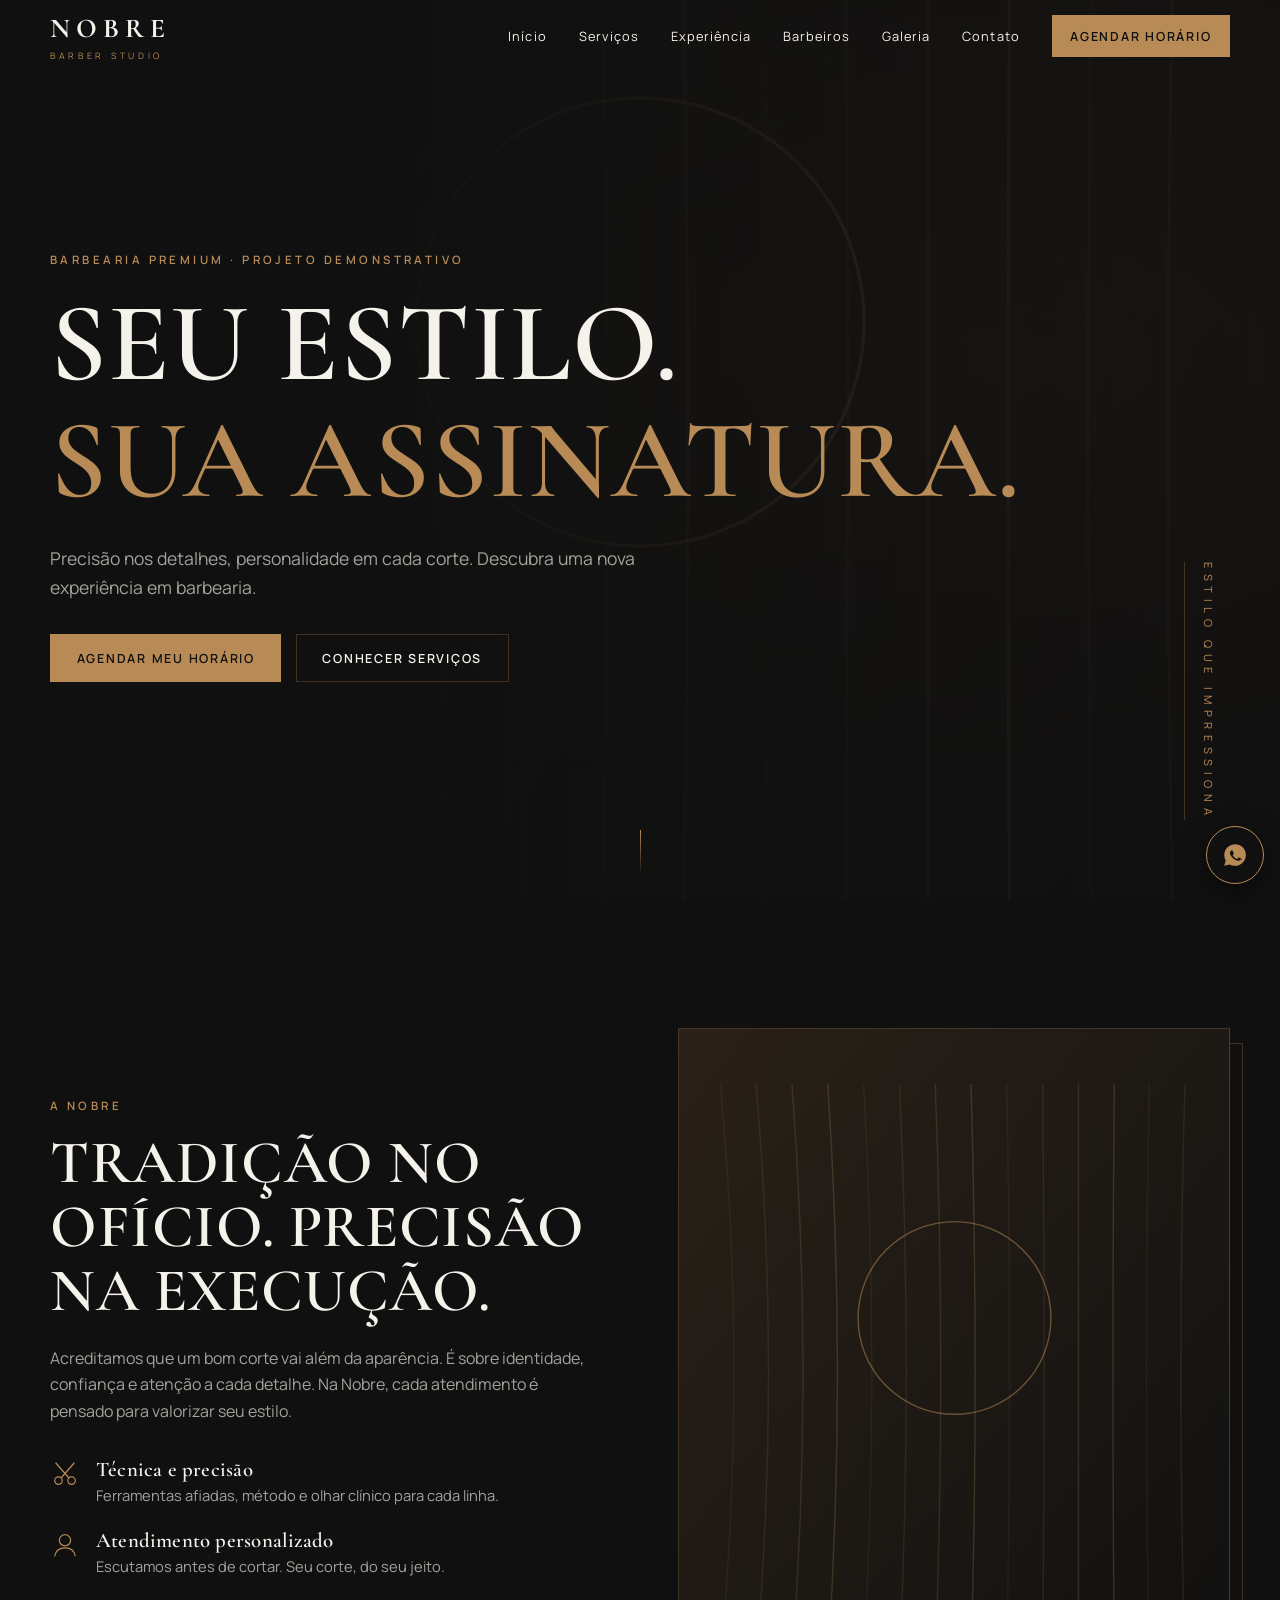
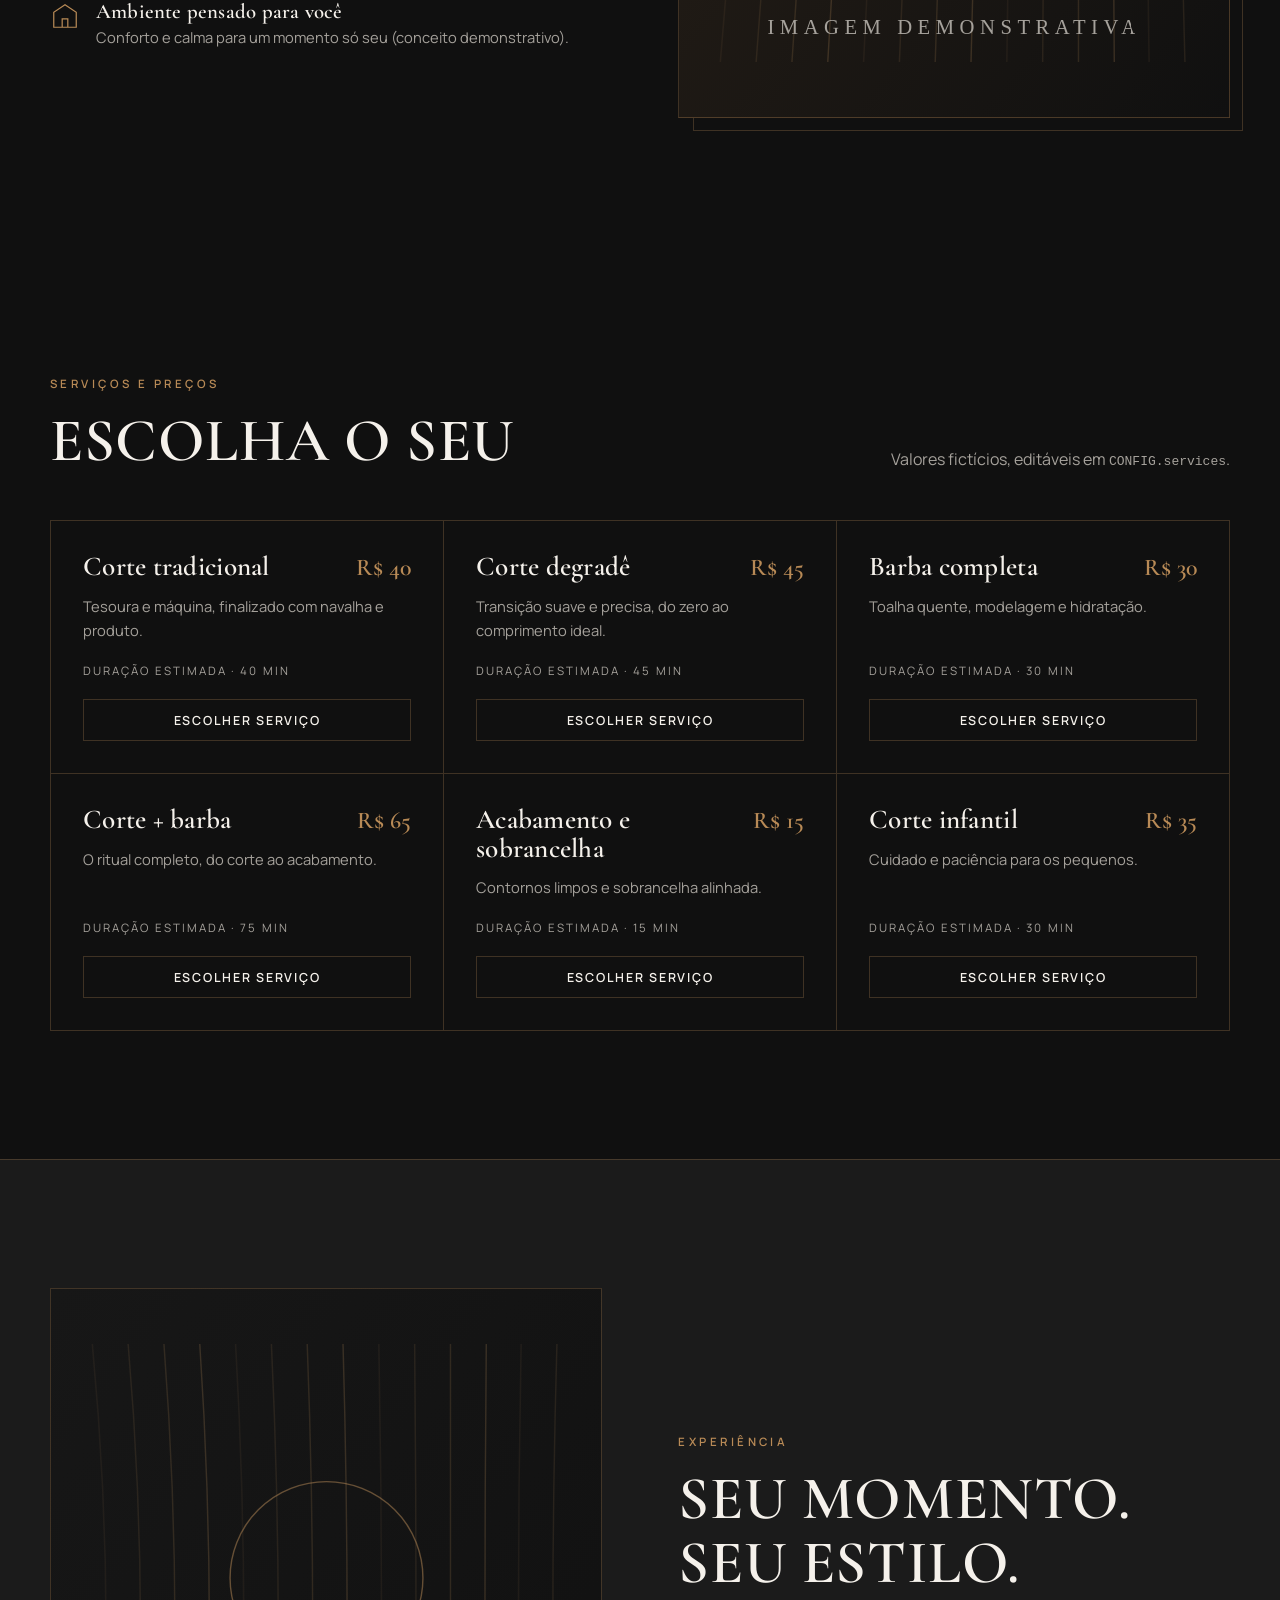
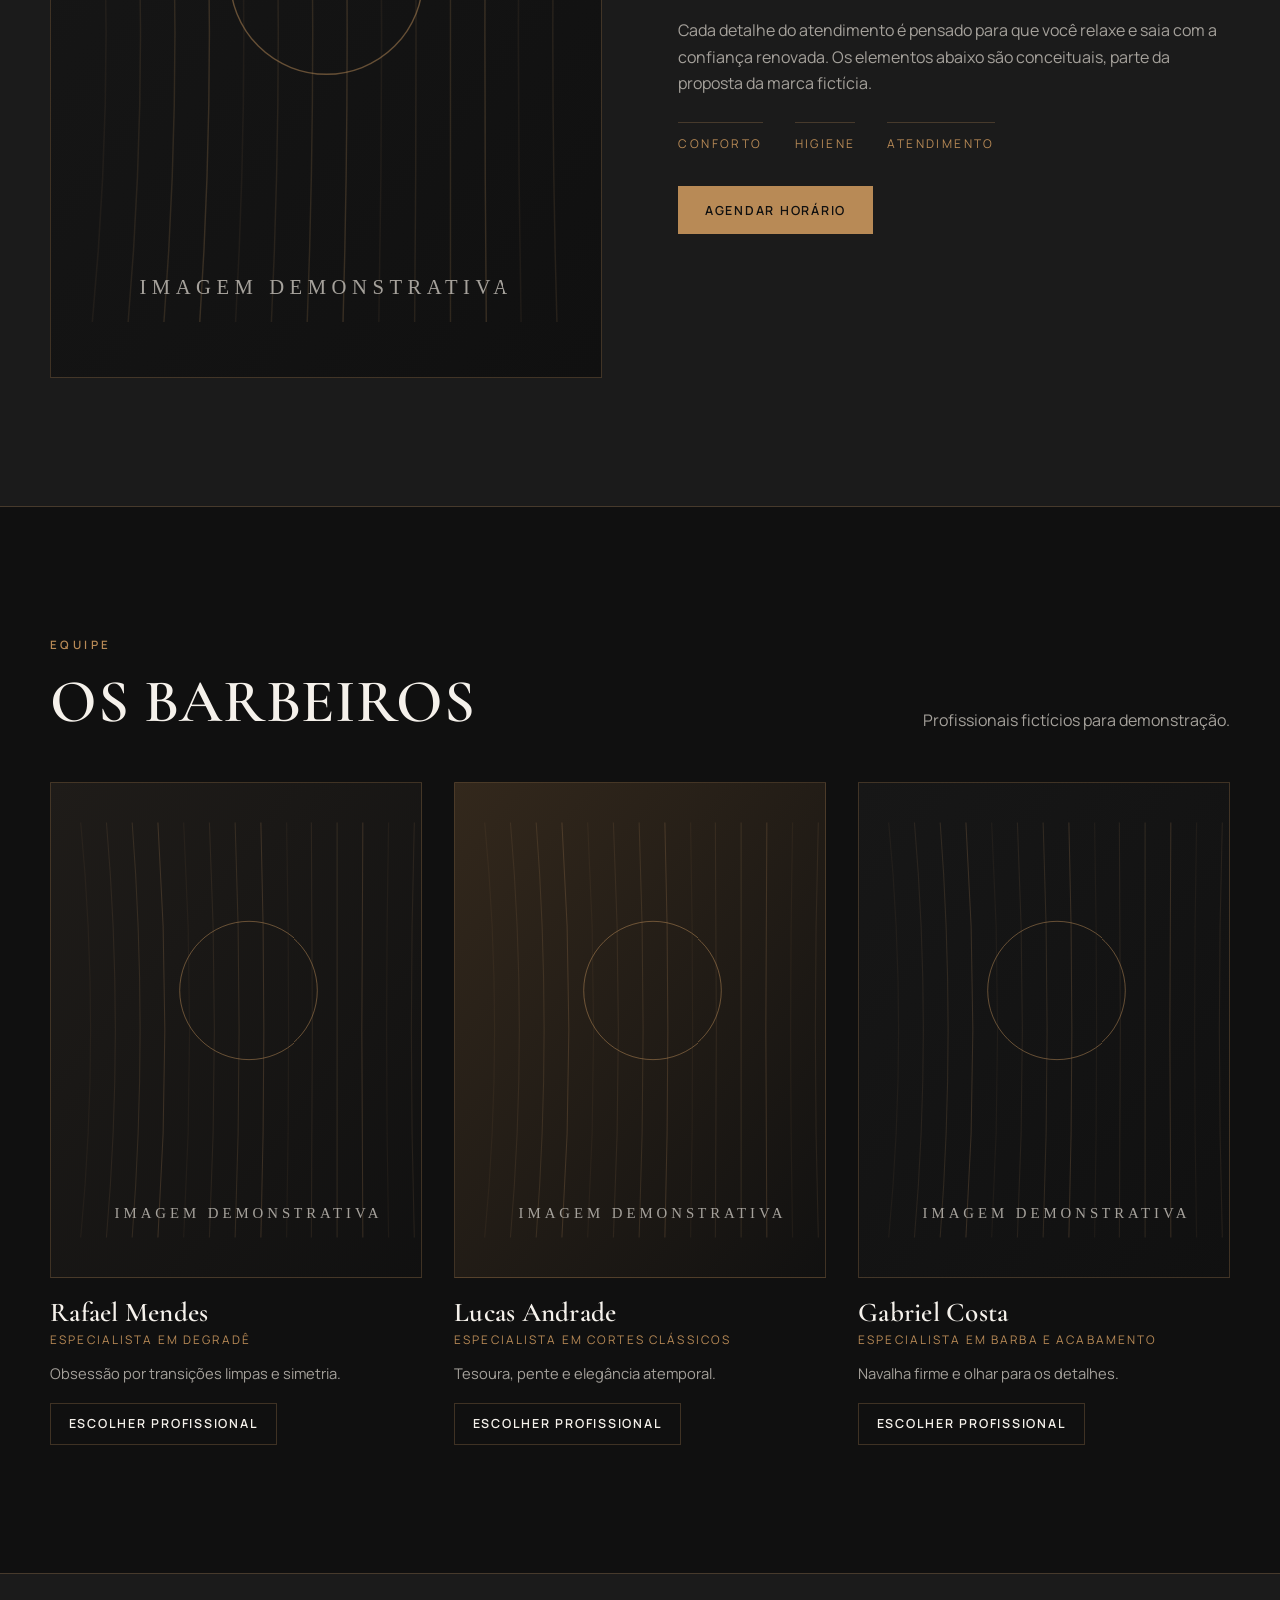
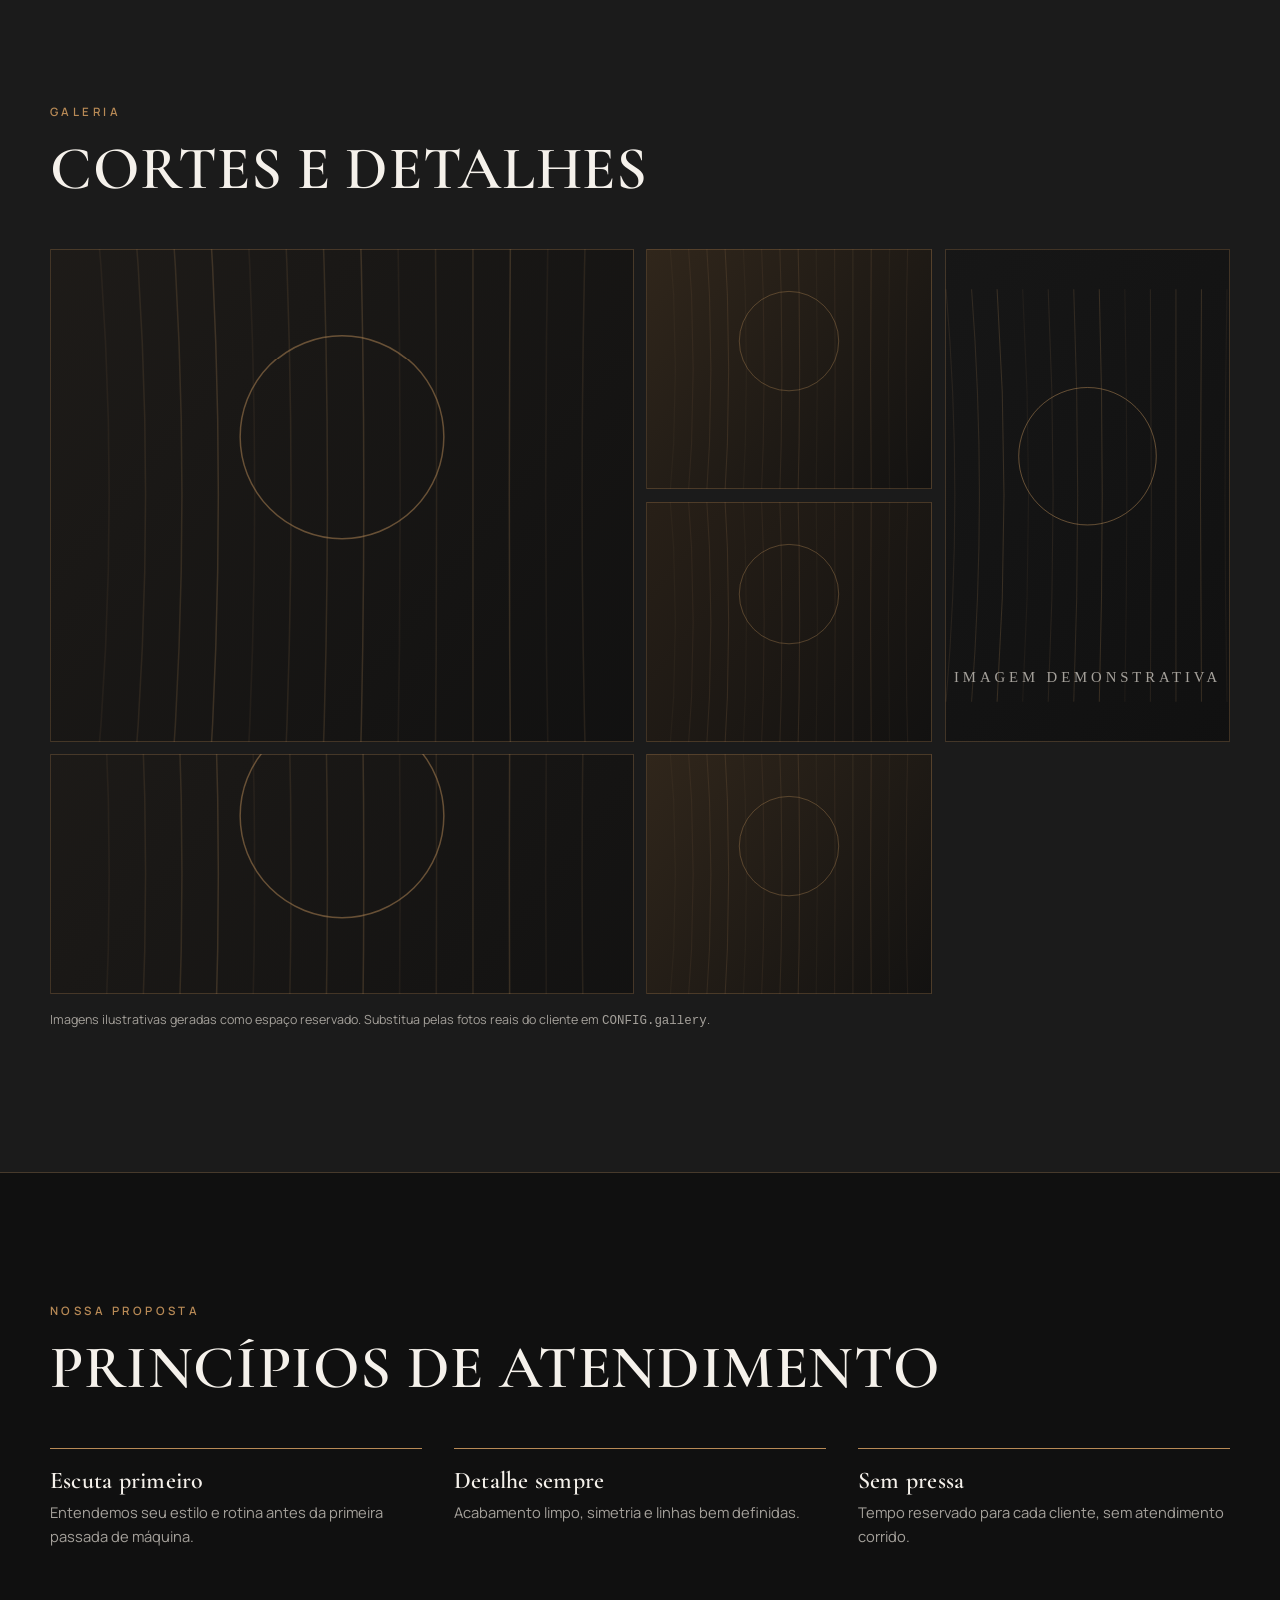
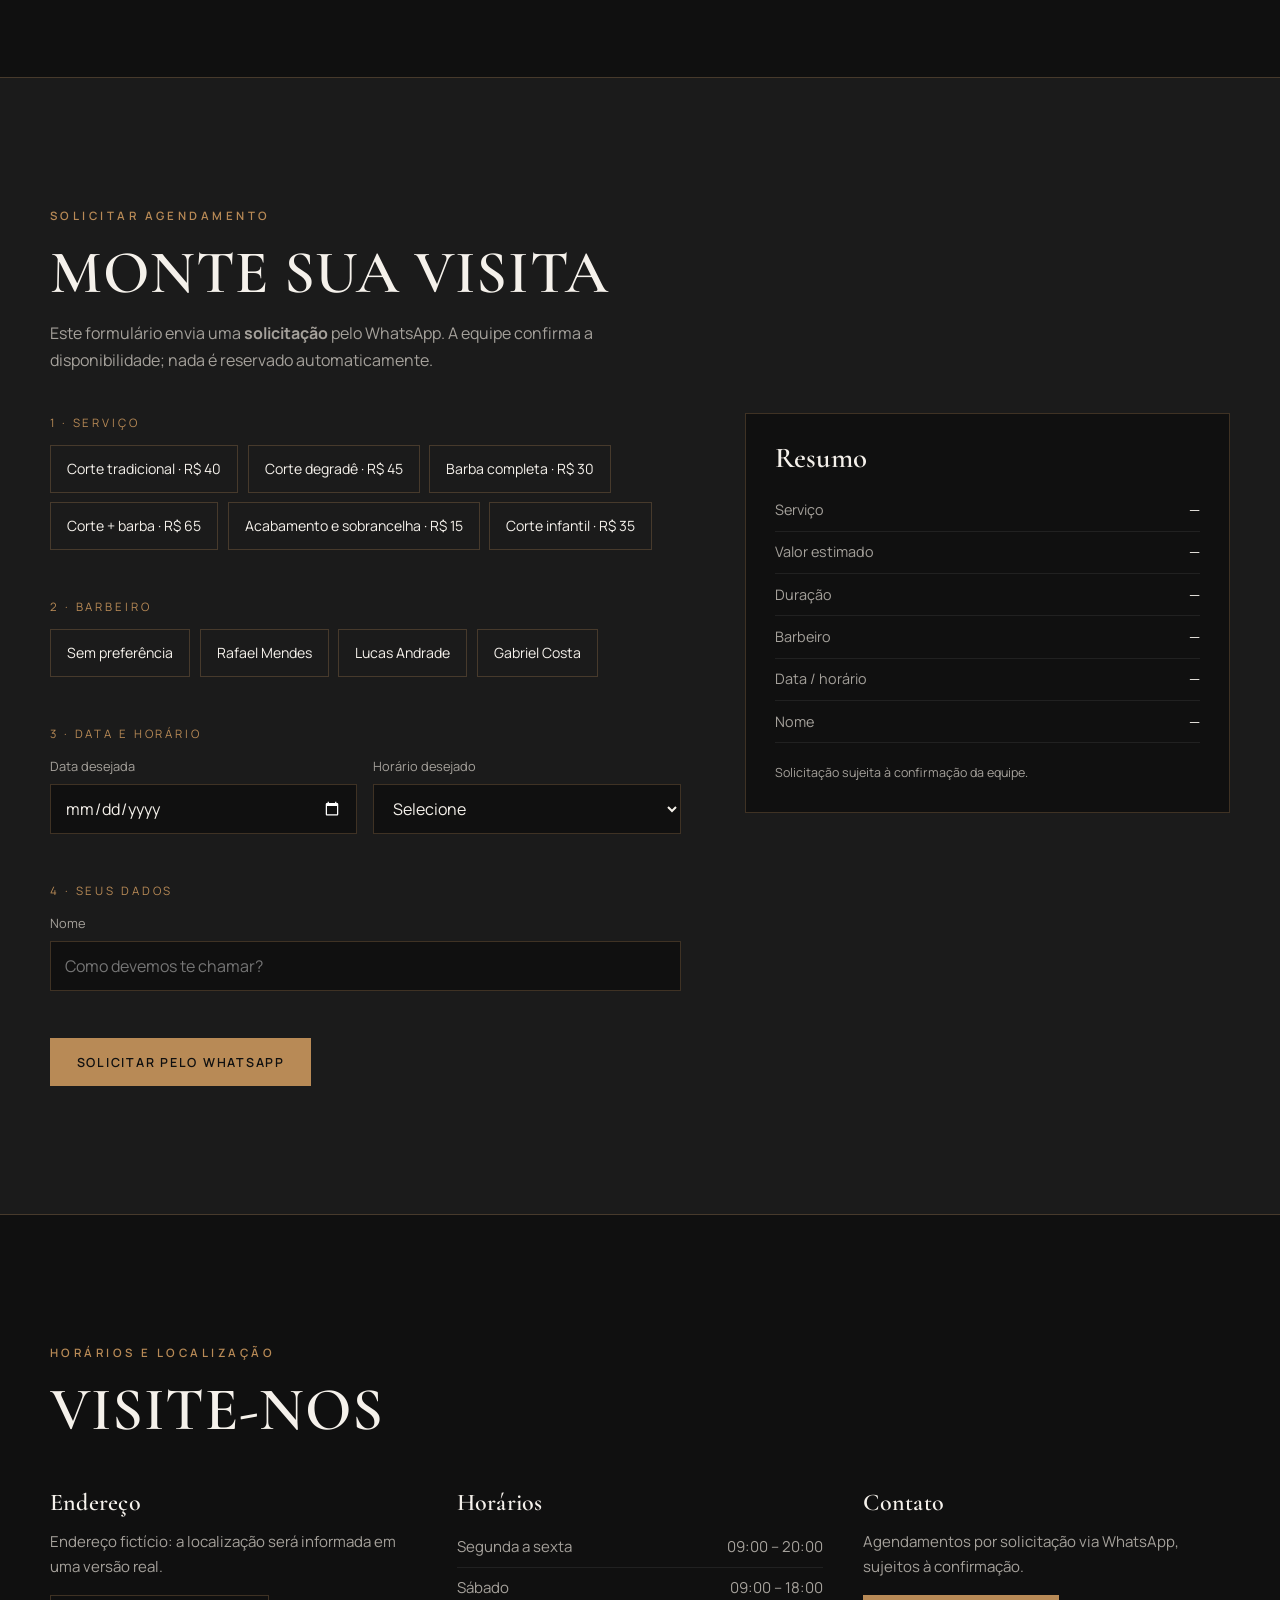
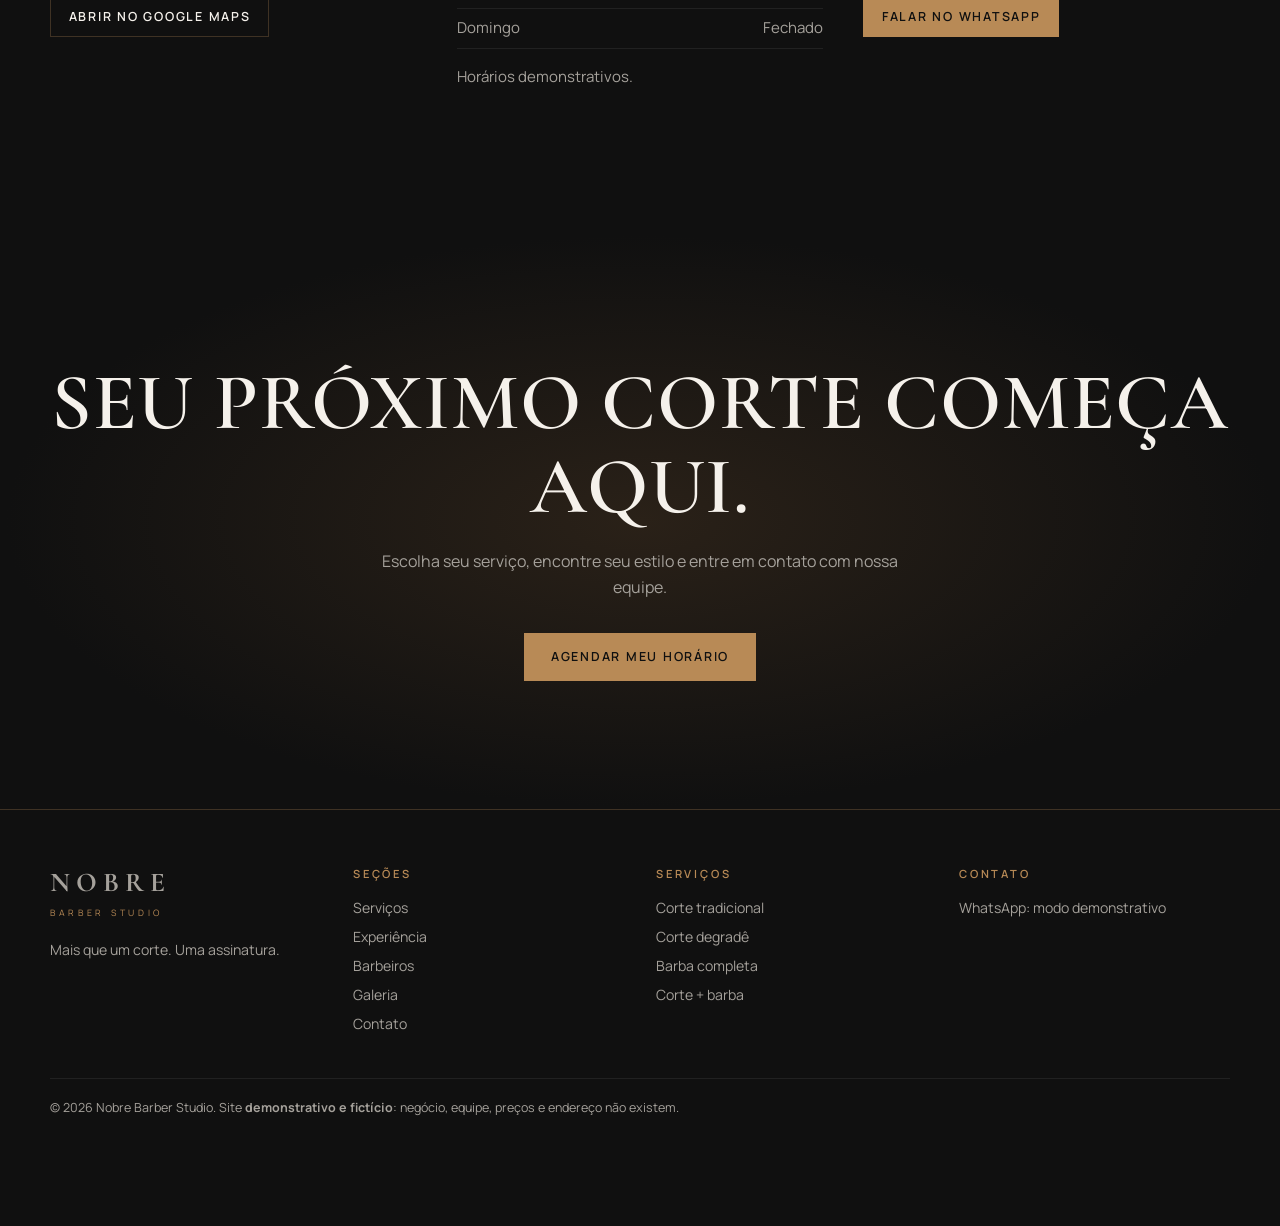
<file: index.html>
<!DOCTYPE html>
<html lang="pt-BR">
<head>
<meta charset="utf-8">
<meta name="viewport" content="width=device-width, initial-scale=1, viewport-fit=cover">
<title>Nobre Barber Studio — Mais que um corte. Uma assinatura.</title>
<meta name="description" content="Nobre Barber Studio: barbearia premium (projeto demonstrativo). Cortes, barba e acabamento com precisão e personalidade.">
<meta property="og:title" content="Nobre Barber Studio">
<meta property="og:description" content="Mais que um corte. Uma assinatura. Site demonstrativo de barbearia premium.">
<meta property="og:type" content="website">
<link rel="icon" href="data:image/svg+xml,%3Csvg xmlns='http://www.w3.org/2000/svg' viewBox='0 0 64 64'%3E%3Crect width='64' height='64' fill='%23101010'/%3E%3Ctext x='32' y='44' font-size='38' text-anchor='middle' fill='%23B88A56' font-family='serif'%3EN%3C/text%3E%3C/svg%3E">
<link rel="preconnect" href="https://fonts.googleapis.com">
<link rel="preconnect" href="https://fonts.gstatic.com" crossorigin>
<link href="https://fonts.googleapis.com/css2?family=Cormorant+Garamond:wght@500;600;700&family=Manrope:wght@400;500;600;700&display=swap" rel="stylesheet">
<link rel="stylesheet" href="css/styles.css">
</head>
<body>
<header class="top" id="top"><div class="wrap bar">
<a class="logo" href="#inicio" aria-label="Nobre Barber Studio, início"><b>NOBRE</b><span>BARBER STUDIO</span></a>
<button class="burger" id="burger" aria-label="Abrir menu" aria-expanded="false" aria-controls="nav"><span></span><span></span></button>
<nav id="nav" aria-label="Principal"><ul>
<li><a href="#inicio">Início</a></li><li><a href="#servicos">Serviços</a></li><li><a href="#experiencia">Experiência</a></li><li><a href="#barbeiros">Barbeiros</a></li><li><a href="#galeria">Galeria</a></li><li><a href="#contato">Contato</a></li>
<li><a class="btn sm" href="#agendar">Agendar horário</a></li></ul></nav></div></header>

<main>
<section class="hero" id="inicio"><div class="wrap">
<p class="eyebrow rise">Barbearia premium · Projeto demonstrativo</p>
<h1 class="rise" style="animation-delay:.1s">Seu estilo.<br><em>Sua assinatura.</em></h1>
<p class="lead rise" style="animation-delay:.2s">Precisão nos detalhes, personalidade em cada corte. Descubra uma nova experiência em barbearia.</p>
<div class="cta-row rise" style="animation-delay:.3s"><a class="btn" href="#agendar">Agendar meu horário</a><a class="btn ghost" href="#servicos">Conhecer serviços</a></div></div>
<div class="stamp" aria-hidden="true">ESTILO QUE IMPRESSIONA</div><div class="scroll" aria-hidden="true"></div></section>

<section id="sobre"><div class="wrap split">
<div class="reveal"><p class="eyebrow">A Nobre</p><h2>Tradição no ofício. Precisão na execução.</h2>
<p class="lead" style="margin-top:1.4rem">Acreditamos que um bom corte vai além da aparência. É sobre identidade, confiança e atenção a cada detalhe. Na Nobre, cada atendimento é pensado para valorizar seu estilo.</p>
<div class="pillars">
<div class="pillar"><svg viewBox="0 0 32 32"><circle cx="9" cy="23" r="4"/><circle cx="23" cy="23" r="4"/><path d="M12 20 26 4M20 20 6 4"/></svg><div><h3>Técnica e precisão</h3><p>Ferramentas afiadas, método e olhar clínico para cada linha.</p></div></div>
<div class="pillar"><svg viewBox="0 0 32 32"><circle cx="16" cy="11" r="6"/><path d="M5 28c1-6 5-9 11-9s10 3 11 9"/></svg><div><h3>Atendimento personalizado</h3><p>Escutamos antes de cortar. Seu corte, do seu jeito.</p></div></div>
<div class="pillar"><svg viewBox="0 0 32 32"><path d="M4 28V12l12-8 12 8v16zM13 28v-9h6v9"/></svg><div><h3>Ambiente pensado para você</h3><p>Conforto e calma para um momento só seu (conceito demonstrativo).</p></div></div></div></div>
<div class="frame reveal" role="img" aria-label="Imagem demonstrativa de barbearia" data-art="0"></div></div></section>

<section id="servicos"><div class="wrap"><div class="head"><div><p class="eyebrow">Serviços e preços</p><h2>Escolha o seu</h2></div><p class="lead" style="margin:0">Valores fictícios, editáveis em <code>CONFIG.services</code>.</p></div>
<div class="services" id="services"></div></div></section>

<section class="exp" id="experiencia"><div class="wrap split">
<div class="frame reveal" role="img" aria-label="Imagem demonstrativa de ambiente sofisticado" data-art="3"></div>
<div class="reveal"><p class="eyebrow">Experiência</p><h2>Seu momento. Seu estilo.</h2>
<p class="lead" style="margin-top:1.4rem">Cada detalhe do atendimento é pensado para que você relaxe e saia com a confiança renovada. Os elementos abaixo são conceituais, parte da proposta da marca fictícia.</p>
<ul class="marks"><li>Conforto</li><li>Higiene</li><li>Atendimento</li></ul><a class="btn" href="#agendar">Agendar horário</a></div></div></section>

<section id="barbeiros"><div class="wrap"><div class="head"><div><p class="eyebrow">Equipe</p><h2>Os barbeiros</h2></div><p class="lead" style="margin:0">Profissionais fictícios para demonstração.</p></div>
<div class="team" id="team"></div></div></section>

<section id="galeria" class="exp"><div class="wrap"><div class="head"><div><p class="eyebrow">Galeria</p><h2>Cortes e detalhes</h2></div></div>
<div class="gal" id="gal"></div><p class="note">Imagens ilustrativas geradas como espaço reservado. Substitua pelas fotos reais do cliente em <code>CONFIG.gallery</code>.</p></div></section>

<section id="proposta"><div class="wrap"><p class="eyebrow">Nossa proposta</p><h2>Princípios de atendimento</h2>
<div class="princ"><div><h3>Escuta primeiro</h3><p>Entendemos seu estilo e rotina antes da primeira passada de máquina.</p></div><div><h3>Detalhe sempre</h3><p>Acabamento limpo, simetria e linhas bem definidas.</p></div><div><h3>Sem pressa</h3><p>Tempo reservado para cada cliente, sem atendimento corrido.</p></div></div></div></section>

<section class="book" id="agendar"><div class="wrap"><p class="eyebrow">Solicitar agendamento</p><h2>Monte sua visita</h2>
<p class="lead" style="margin-top:1rem">Este formulário envia uma <strong>solicitação</strong> pelo WhatsApp. A equipe confirma a disponibilidade; nada é reservado automaticamente.</p>
<div class="bgrid"><form id="bf" novalidate>
<fieldset><legend>1 · Serviço</legend><div class="opts" id="o-svc"></div><p class="err" id="e-svc" role="alert"></p></fieldset>
<fieldset><legend>2 · Barbeiro</legend><div class="opts" id="o-bar"></div><p class="err" id="e-bar" role="alert"></p></fieldset>
<fieldset><legend>3 · Data e horário</legend><div class="f2"><div class="fld"><label for="dt">Data desejada</label><input type="date" id="dt"><p class="err" id="e-dt" role="alert"></p></div><div class="fld"><label for="tm">Horário desejado</label><select id="tm"><option value="">Selecione</option></select><p class="err" id="e-tm" role="alert"></p></div></div></fieldset>
<fieldset><legend>4 · Seus dados</legend><div class="fld"><label for="nm">Nome</label><input id="nm" autocomplete="name" placeholder="Como devemos te chamar?"><p class="err" id="e-nm" role="alert"></p></div></fieldset>
<button class="btn" type="submit">Solicitar pelo WhatsApp</button><div class="msg" id="msg" role="status"></div></form>
<aside class="sum" aria-live="polite"><h3>Resumo</h3><dl>
<div><dt>Serviço</dt><dd id="s-svc">—</dd></div><div><dt>Valor estimado</dt><dd id="s-pr">—</dd></div><div><dt>Duração</dt><dd id="s-du">—</dd></div><div><dt>Barbeiro</dt><dd id="s-bar">—</dd></div><div><dt>Data / horário</dt><dd id="s-dt">—</dd></div><div><dt>Nome</dt><dd id="s-nm">—</dd></div></dl>
<p class="note" style="margin:0">Solicitação sujeita à confirmação da equipe.</p></aside></div></div></section>

<section id="contato"><div class="wrap"><p class="eyebrow">Horários e localização</p><h2>Visite-nos</h2>
<div class="info"><div><h3>Endereço</h3><p id="addr"></p><a class="btn ghost sm" id="maps" href="#" hidden target="_blank" rel="noopener">Abrir no Google Maps</a></div>
<div><h3>Horários</h3><ul class="hrs" id="hrs"></ul><p class="note">Horários demonstrativos.</p></div>
<div><h3>Contato</h3><p>Agendamentos por solicitação via WhatsApp, sujeitos à confirmação.</p><button class="btn sm" id="wa2" type="button">Falar no WhatsApp</button></div></div></div></section>

<section class="final"><div class="wrap"><h2>Seu próximo corte começa aqui.</h2><p class="lead">Escolha seu serviço, encontre seu estilo e entre em contato com nossa equipe.</p><a class="btn" href="#agendar">Agendar meu horário</a></div></section>
</main>

<footer><div class="wrap"><div class="fg">
<div><a class="logo" href="#inicio"><b>NOBRE</b><span>BARBER STUDIO</span></a><p style="margin-top:1rem">Mais que um corte. Uma assinatura.</p></div>
<div><h4>Seções</h4><ul><li><a href="#servicos">Serviços</a></li><li><a href="#experiencia">Experiência</a></li><li><a href="#barbeiros">Barbeiros</a></li><li><a href="#galeria">Galeria</a></li><li><a href="#contato">Contato</a></li></ul></div>
<div><h4>Serviços</h4><ul id="f-svc"></ul></div>
<div><h4>Contato</h4><ul id="f-ct"></ul></div></div>
<p class="legal">© <span id="yr"></span> Nobre Barber Studio. Site <strong>demonstrativo e fictício</strong>: negócio, equipe, preços e endereço não existem.</p></div></footer>

<button class="wa" id="wa" aria-label="Solicitar agendamento pelo WhatsApp"><svg viewBox="0 0 24 24" aria-hidden="true"><path d="M12 2a10 10 0 0 0-8.6 15L2 22l5.1-1.3A10 10 0 1 0 12 2zm5.2 14c-.2.6-1.2 1.2-1.7 1.2-.4.1-1 .1-3-.7-2.5-1.1-4.1-3.6-4.2-3.8-.1-.2-1-1.3-1-2.5s.6-1.8.9-2c.2-.3.5-.3.7-.3h.5c.2 0 .4 0 .6.5l.8 2c.1.2.1.3 0 .5l-.3.5-.4.4c-.1.2-.3.3-.1.6.2.3.7 1.2 1.5 1.9 1 .9 1.9 1.200 2.200 1.300.3.1.4.1.6-.1l.8-1c.2-.3.4-.2.600-.1l1.900.9c.3.1.5.2.5.3.1.100.1.600-.1 1.200z"/></svg></button>

<dialog id="dlg" aria-label="Imagem ampliada"><div class="img" id="dimg" role="img"></div><div class="cap"><span id="dcap"></span><span><button class="ibtn" id="dp" aria-label="Anterior">‹</button> <button class="ibtn" id="dn" aria-label="Próxima">›</button> <button class="ibtn" id="dc" aria-label="Fechar">✕</button></span></div></dialog>

<script src="js/config.js"></script>
<script src="js/app.js"></script>
</body>
</html>
</file>
<file: css/styles.css>
:root{--bg:#101010;--bg2:#1B1B1B;--bronze:#B88A56;--ink:#F5F1EB;--mute:#A5A19B;--line:rgba(184,138,86,.28);--serif:"Cormorant Garamond",Georgia,serif;--sans:Manrope,system-ui,-apple-system,"Segoe UI",sans-serif;color-scheme:dark;box-sizing:border-box;padding-top:env(safe-area-inset-top,0px);padding-bottom:env(safe-area-inset-bottom,0px)}
*,*::before,*::after{box-sizing:inherit}
html{scroll-behavior:smooth;scroll-padding-top:84px}
body{margin:0;background:var(--bg);color:var(--ink);font-family:var(--sans);line-height:1.65;overflow-x:hidden}
img{max-width:100%;display:block}
a{color:inherit}
h1,h2,h3{font-family:var(--serif);font-weight:600;line-height:1.05;margin:0;letter-spacing:.01em}
h2{font-size:clamp(2.2rem,6vw,3.8rem);text-transform:uppercase}
.wrap{width:min(1180px,100% - 2.5rem);margin-inline:auto}
section{padding:clamp(4.5rem,10vw,8rem) 0}
.eyebrow{font-size:.72rem;letter-spacing:.3em;text-transform:uppercase;color:var(--bronze);font-weight:600;margin:0 0 1rem}
.lead{color:var(--mute);max-width:56ch}
:focus-visible{outline:2px solid var(--bronze);outline-offset:3px}
.btn{display:inline-flex;align-items:center;justify-content:center;min-height:48px;padding:.8rem 1.6rem;font:600 .78rem var(--sans);letter-spacing:.14em;text-transform:uppercase;text-decoration:none;border:1px solid var(--bronze);background:var(--bronze);color:#101010;cursor:pointer;transition:.25s}
.btn:hover{background:transparent;color:var(--bronze)}
.btn.ghost{background:transparent;color:var(--ink);border-color:var(--line)}
.btn.ghost:hover{border-color:var(--bronze);color:var(--bronze)}
.btn.sm{min-height:42px;padding:.55rem 1.1rem}
/* header */
header.top{position:fixed;inset:0 0 auto;z-index:50;padding-top:env(safe-area-inset-top,0px);transition:.3s}
header.top.solid{background:rgba(16,16,16,.96);border-bottom:1px solid var(--line);backdrop-filter:blur(8px)}
.bar{display:flex;align-items:center;justify-content:space-between;height:72px}
.logo{text-decoration:none;line-height:1}
.logo b{font:700 1.7rem var(--serif);letter-spacing:.22em;display:block}
.logo span{font-size:.55rem;letter-spacing:.42em;color:var(--bronze)}
nav ul{display:flex;gap:2rem;list-style:none;margin:0;padding:0;align-items:center}
nav a:not(.btn){font-size:.8rem;text-decoration:none;letter-spacing:.08em;position:relative;padding:.4rem 0}
nav a:not(.btn)::after{content:"";position:absolute;left:0;bottom:0;height:1px;width:0;background:var(--bronze);transition:.3s}
nav a:not(.btn):hover::after{width:100%}
.burger{display:none;background:none;border:1px solid var(--line);color:var(--ink);width:46px;height:46px;cursor:pointer}
.burger span{display:block;width:20px;height:1.5px;background:currentColor;margin:5px auto;transition:.3s}
@media(max-width:900px){.burger{display:block}
 nav{position:fixed;top:calc(72px + env(safe-area-inset-top,0px));left:0;right:0;background:var(--bg);border-bottom:1px solid var(--line);padding:1rem 1.5rem 1.5rem;display:none}
 nav.open{display:block}nav ul{flex-direction:column;align-items:stretch;gap:0}
 nav li a{display:block;padding:.9rem 0!important;border-bottom:1px solid rgba(255,255,255,.06)}nav li:last-child{margin-top:1rem}}
/* hero */
.hero{min-height:100svh;display:flex;align-items:center;position:relative;padding:7rem 0 5rem;background:radial-gradient(ellipse at 75% 40%,#2a2118 0,transparent 60%),var(--bg);overflow:hidden}
.hero::before{content:"";position:absolute;inset:0;background:var(--hero,none) right center/cover no-repeat;opacity:.55}
.hero::after{content:"";position:absolute;inset:0;background:linear-gradient(90deg,#101010 25%,rgba(16,16,16,.45) 100%)}
.hero .wrap{position:relative;z-index:2}
.hero h1{font-size:clamp(3rem,10vw,7rem);text-transform:uppercase;margin-bottom:1.5rem}
.hero h1 em{color:var(--bronze);font-style:normal}
.hero p.lead{font-size:1.1rem;margin-bottom:2rem}
.cta-row{display:flex;gap:.9rem;flex-wrap:wrap}
.stamp{position:absolute;right:max(1.25rem,5vw);bottom:5rem;z-index:2;writing-mode:vertical-rl;font:.7rem var(--sans);letter-spacing:.5em;color:var(--bronze);border-left:1px solid var(--line);padding-left:1rem}
.scroll{position:absolute;left:50%;bottom:1.5rem;z-index:2;width:1px;height:46px;background:linear-gradient(var(--bronze),transparent);animation:sc 2s infinite}
@keyframes sc{0%{transform:scaleY(0);transform-origin:top}50%{transform:scaleY(1);transform-origin:top}51%{transform-origin:bottom}100%{transform:scaleY(0);transform-origin:bottom}}
.rise{animation:rise .8s both}
@keyframes rise{from{opacity:0;transform:translateY(18px)}}
@media(max-width:700px){.stamp{display:none}}
/* about */
.split{display:grid;grid-template-columns:1fr 1fr;gap:clamp(2rem,6vw,5rem);align-items:center}
@media(max-width:850px){.split{grid-template-columns:1fr}}
.frame{position:relative;aspect-ratio:4/5;background-size:cover;border:1px solid var(--line)}
.frame::after{content:"";position:absolute;inset:14px -14px -14px 14px;border:1px solid var(--line);z-index:-1}
.pillars{display:grid;gap:1.4rem;margin-top:2.2rem}
.pillar{display:flex;gap:1rem}.pillar svg{flex:none;width:30px;height:30px;stroke:var(--bronze);fill:none;stroke-width:1.3}
.pillar h3{font-size:1.3rem;margin-bottom:.15rem}.pillar p{margin:0;color:var(--mute);font-size:.92rem}
/* services */
.head{margin-bottom:3rem;display:flex;justify-content:space-between;align-items:end;gap:1.5rem;flex-wrap:wrap}
.services{display:grid;grid-template-columns:repeat(auto-fit,minmax(min(100%,330px),1fr));border-top:1px solid var(--line);border-left:1px solid var(--line)}
.svc{padding:2rem;border-right:1px solid var(--line);border-bottom:1px solid var(--line);display:flex;flex-direction:column;transition:.3s;background:transparent}
.svc:hover,.svc.sel{background:var(--bg2)}
.svc.sel{box-shadow:inset 0 2px 0 var(--bronze)}
.svc .row{display:flex;justify-content:space-between;align-items:baseline;gap:1rem}
.svc h3{font-size:1.7rem}.price{font:600 1.5rem var(--serif);color:var(--bronze);white-space:nowrap}
.svc p{color:var(--mute);font-size:.92rem;flex:1;margin:.7rem 0 1.2rem}
.dur{font-size:.72rem;letter-spacing:.18em;text-transform:uppercase;color:var(--mute);margin-bottom:1.2rem}
/* experience */
.exp{background:var(--bg2);border-block:1px solid var(--line)}
.marks{display:flex;gap:2rem;flex-wrap:wrap;margin:1.6rem 0 2rem;padding:0;list-style:none}
.marks li{font-size:.75rem;letter-spacing:.2em;text-transform:uppercase;color:var(--bronze);border-top:1px solid var(--line);padding-top:.7rem}
/* team */
.team{display:grid;grid-template-columns:repeat(auto-fit,minmax(min(100%,280px),1fr));gap:2rem}
.pro .frame{aspect-ratio:3/4;margin-bottom:1.3rem}.pro .frame::after{display:none}
.pro h3{font-size:1.7rem}.pro .role{color:var(--bronze);font-size:.74rem;letter-spacing:.18em;text-transform:uppercase;margin:.2rem 0 .7rem}
.pro p{color:var(--mute);font-size:.92rem;margin:0 0 1.1rem}.pro.sel .frame{outline:2px solid var(--bronze);outline-offset:4px}
/* gallery */
.gal{display:grid;grid-template-columns:repeat(4,1fr);grid-auto-rows:clamp(130px,20vw,240px);gap:.8rem}
.gal button{padding:0;border:1px solid var(--line);background-size:cover;background-position:center;cursor:zoom-in;position:relative;overflow:hidden}
.gal button::after{content:attr(data-cap);position:absolute;inset:auto 0 0;padding:.8rem;font-size:.72rem;letter-spacing:.14em;text-transform:uppercase;text-align:left;background:linear-gradient(transparent,rgba(0,0,0,.8));opacity:0;transition:.3s;color:var(--ink)}
.gal button:hover::after,.gal button:focus-visible::after{opacity:1}
.gal button:hover{filter:brightness(1.15)}
.gal .w2{grid-column:span 2}.gal .h2{grid-row:span 2}
@media(max-width:700px){.gal{grid-template-columns:repeat(2,1fr)}.gal .w2{grid-column:span 2}}
.note{font-size:.78rem;color:var(--mute);margin-top:1rem}
dialog{border:1px solid var(--line);background:var(--bg);color:var(--ink);padding:0;width:min(900px,94vw);max-height:92vh}
dialog::backdrop{background:rgba(0,0,0,.88)}
dialog .img{aspect-ratio:4/3;background-size:cover;background-position:center}
dialog .cap{display:flex;justify-content:space-between;align-items:center;padding:1rem 1.2rem;gap:1rem}
.ibtn{background:none;border:1px solid var(--line);color:var(--ink);min-width:44px;min-height:44px;cursor:pointer;font-size:1.1rem}
.ibtn:hover{border-color:var(--bronze);color:var(--bronze)}
/* principles */
.princ{display:grid;grid-template-columns:repeat(auto-fit,minmax(min(100%,240px),1fr));gap:2rem;margin-top:3rem}
.princ div{border-top:1px solid var(--bronze);padding-top:1.2rem}.princ h3{font-size:1.5rem;margin-bottom:.4rem}.princ p{color:var(--mute);margin:0;font-size:.92rem}
/* booking */
.book{background:var(--bg2);border-block:1px solid var(--line)}
.bgrid{display:grid;grid-template-columns:1.3fr 1fr;gap:clamp(2rem,5vw,4rem);margin-top:2.5rem}
@media(max-width:900px){.bgrid{grid-template-columns:1fr}}
fieldset{border:0;padding:0;margin:0 0 1.8rem;min-width:0}
legend{font-size:.72rem;letter-spacing:.25em;text-transform:uppercase;color:var(--bronze);margin-bottom:.8rem;padding:0}
.opts{display:flex;flex-wrap:wrap;gap:.6rem}
.opts input{position:absolute;opacity:0}
.opts label{border:1px solid var(--line);padding:.7rem 1rem;font-size:.88rem;cursor:pointer;min-height:44px;display:flex;align-items:center;transition:.2s}
.opts input:checked+label{background:var(--bronze);color:#101010;border-color:var(--bronze)}
.opts input:focus-visible+label{outline:2px solid var(--ink);outline-offset:2px}
.f2{display:grid;grid-template-columns:1fr 1fr;gap:1rem}
@media(max-width:520px){.f2{grid-template-columns:1fr}}
.fld label{display:block;font-size:.8rem;color:var(--mute);margin-bottom:.4rem}
.fld input,.fld select{width:100%;min-height:50px;background:var(--bg);color:var(--ink);border:1px solid var(--line);padding:.7rem .9rem;font:1rem var(--sans)}
.err{color:#e59a8a;font-size:.8rem;min-height:1.1em;margin:.3rem 0 0}
.sum{border:1px solid var(--line);padding:1.8rem;background:var(--bg);align-self:start;position:sticky;top:96px}
.sum h3{font-size:1.8rem;margin-bottom:1rem}
.sum dl{margin:0 0 1.2rem}.sum div{display:flex;justify-content:space-between;gap:1rem;padding:.55rem 0;border-bottom:1px solid rgba(255,255,255,.07);font-size:.9rem}
.sum dt{color:var(--mute)}.sum dd{margin:0;text-align:right}
.sum .btn{width:100%}
.msg{margin-top:1rem;padding:.9rem 1rem;border:1px solid var(--bronze);font-size:.86rem;display:none}
.msg.on{display:block}
/* location */
.info{display:grid;grid-template-columns:repeat(auto-fit,minmax(min(100%,260px),1fr));gap:2.5rem;margin-top:3rem}
.info h3{font-size:1.5rem;margin-bottom:.8rem}.info p,.info li{color:var(--mute);font-size:.94rem}
.hrs{list-style:none;padding:0;margin:0}.hrs li{display:flex;justify-content:space-between;border-bottom:1px solid rgba(255,255,255,.07);padding:.45rem 0}
/* final */
.final{text-align:center;background:radial-gradient(ellipse at center,#2a2118,var(--bg) 70%)}
.final h2{font-size:clamp(2.4rem,7vw,5rem);margin-bottom:1.2rem}.final .lead{margin:0 auto 2rem}
footer{border-top:1px solid var(--line);padding:3.5rem 0 6rem;font-size:.88rem;color:var(--mute)}
.fg{display:grid;grid-template-columns:repeat(auto-fit,minmax(min(100%,200px),1fr));gap:2rem}
footer h4{font:600 .7rem var(--sans);letter-spacing:.25em;text-transform:uppercase;color:var(--bronze);margin:0 0 .8rem}
footer ul{list-style:none;padding:0;margin:0}footer li{padding:.18rem 0}footer a{text-decoration:none}footer a:hover{color:var(--bronze)}
.legal{margin-top:2.5rem;padding-top:1.2rem;border-top:1px solid rgba(255,255,255,.07);font-size:.78rem}
/* whatsapp */
.wa{position:fixed;right:max(1rem,env(safe-area-inset-right,0px));bottom:calc(1rem + env(safe-area-inset-bottom,0px));z-index:40;width:58px;height:58px;border-radius:50%;background:var(--bg);border:1px solid var(--bronze);color:var(--bronze);display:grid;place-items:center;cursor:pointer;box-shadow:0 8px 24px rgba(0,0,0,.5);transition:.25s}
.wa:hover{background:var(--bronze);color:#101010;transform:translateY(-3px)}
.wa svg{width:26px;height:26px;fill:currentColor}
.reveal{opacity:0;transform:translateY(22px);transition:.8s}.reveal.in{opacity:1;transform:none}
@media(prefers-reduced-motion:reduce){*{animation:none!important;transition:none!important;scroll-behavior:auto!important}.reveal{opacity:1;transform:none}}
</file>
